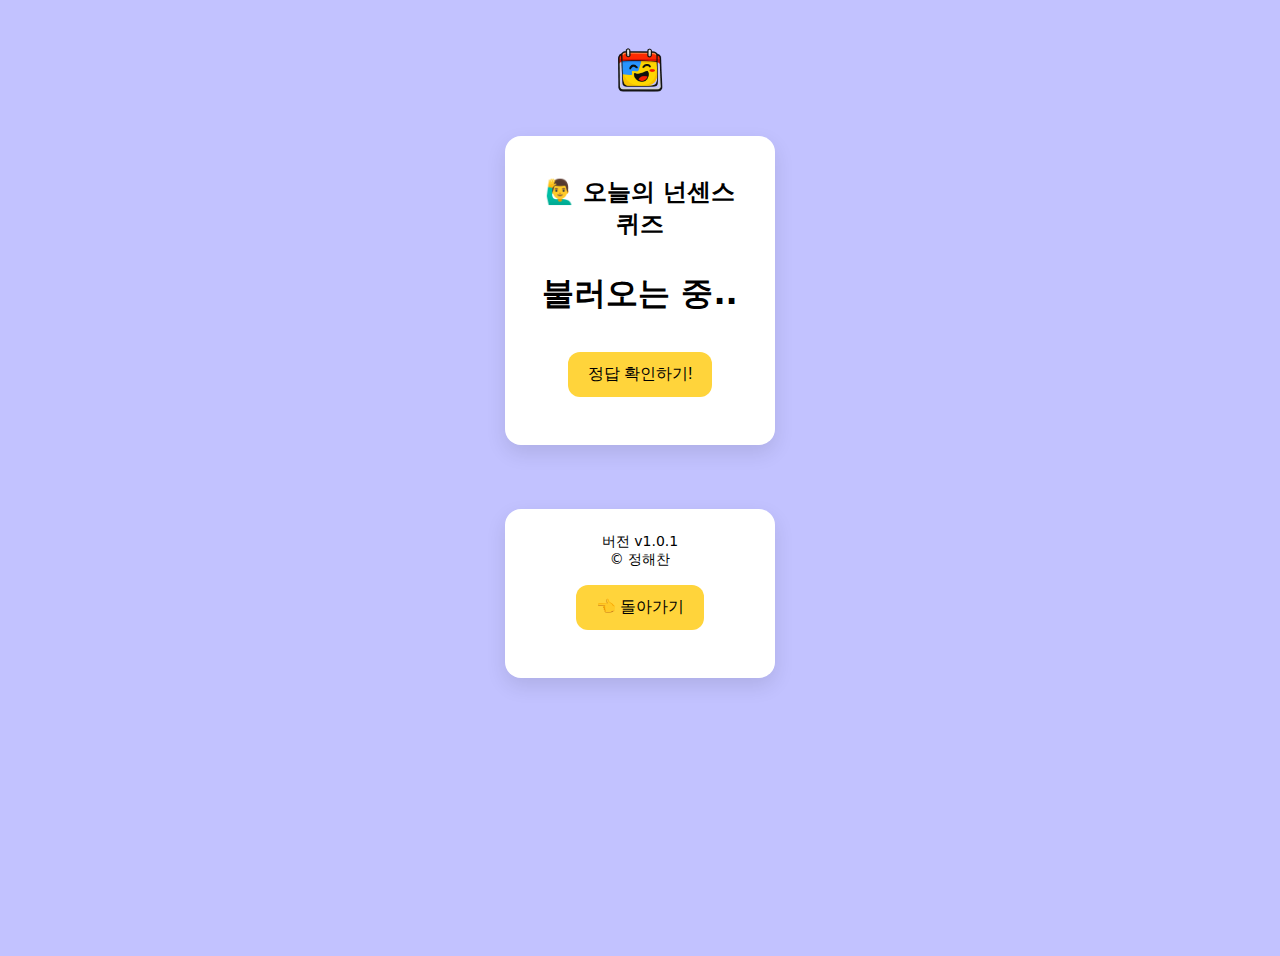
<file: apps/11quiz/index.html>
<!DOCTYPE html>
<html lang="ko">

<head>
  <meta charset="UTF-8">
  <title>일일넌센스 | 오늘의 넌센스 퀴즈는?</title>

  <meta name="description" content="1일 1넌센스 퀴즈!" />

  <link rel="icon" href="/assets/favicon.ico">
  <link rel="shortcut icon" href="/assets/favicon.ico">

  <meta name="viewport" content="width=device-width, initial-scale=1.0">
  <link rel="stylesheet" href="/assets/css/style.css">
  <link rel="stylesheet" href="/assets/css/11quiz-style.css">
  <link rel="stylesheet" href="/assets/fonts/pretendard/pretendard.css">

<link rel="manifest" href="/apps/11quiz/manifest.webmanifest">
<meta name="theme-color" content="#ffffff">

<meta name="apple-mobile-web-app-capable" content="yes">
<meta name="apple-mobile-web-app-status-bar-style" content="default">
<meta name="apple-mobile-web-app-title" content="11quiz">
<link rel="apple-touch-icon" href="/assets/icons/11quiz-192.png">
</head>

<body>
<div class="container">
  <img src="/assets/icons/11quiz-icon.png" alt="일일넌센스 아이콘" class="logo">
  
  <div class="card">
    <h1 class="label">🙋‍♂️ 오늘의 넌센스 퀴즈</h1>
    <h3 class="question" id="question">불러오는 중..</h3>
    <button class="button" id="answerBtn">정답 확인하기!</button>
    <p id="answer" class="answer" style="display: none">
      잠시만 기다려 주세요..
    </p>
  </div>

  <div class="footer">
    버전 v1.0.1<br>© 정해찬<br><br>
    <button id="homeBtn" class="button">👈 돌아가기</button> 
  </div>
</div>
</body>

<script src="/assets/js/11quiz.js"></script>

</html>
</file>
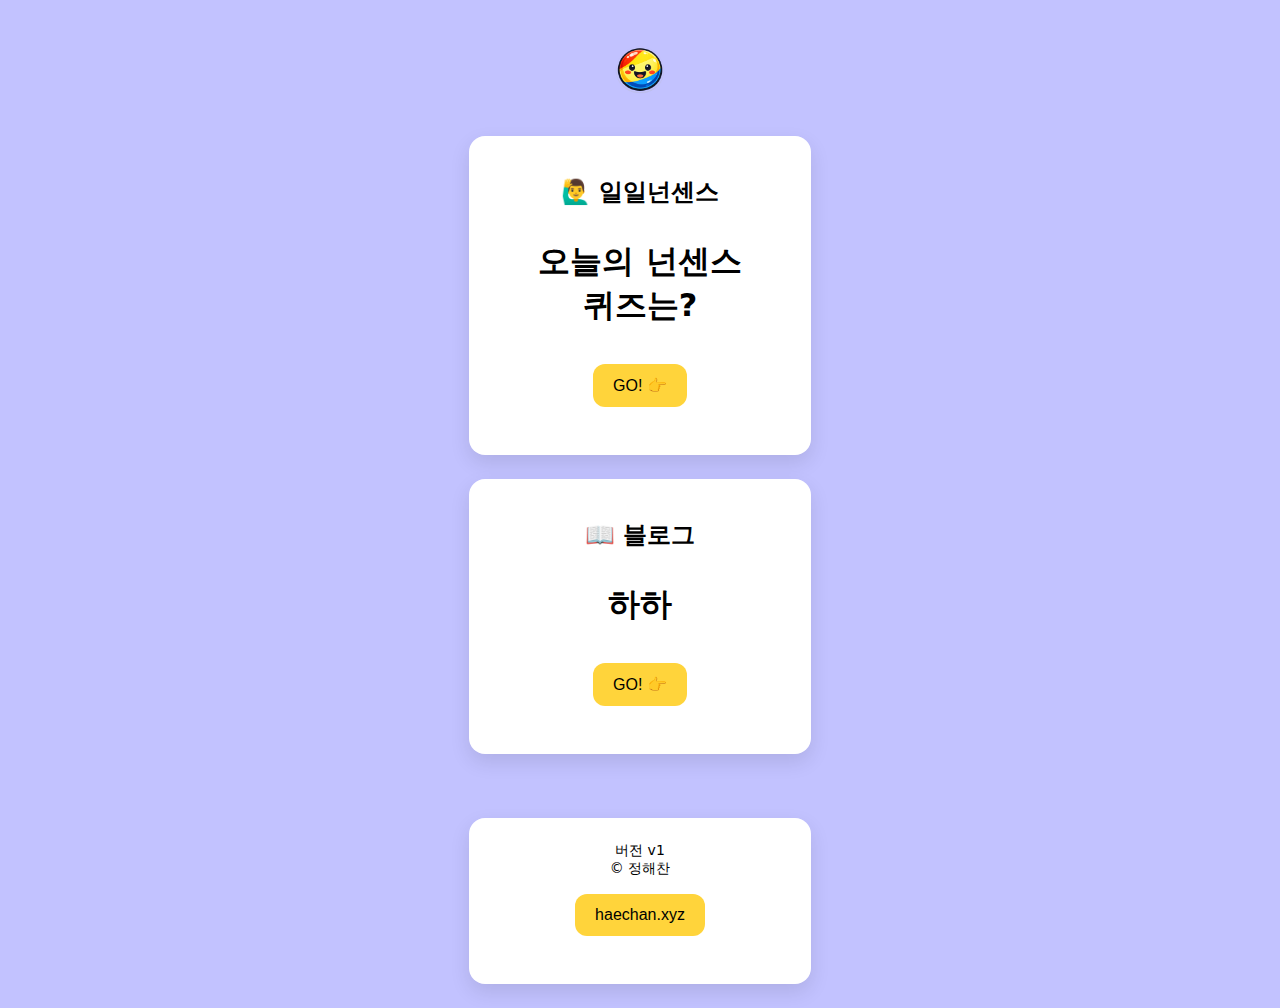
<file: apps/main/index.html>
<!DOCTYPE html>
<html lang="ko">

<head>
  <meta charset="UTF-8">
  <title>haechan.xyz</title>

  <meta name="description" content="여러가지 도구와 서비스들!" />

  <link rel="icon" href="/assets/favicon.ico">
  <link rel="shortcut icon" href="/assets/favicon.ico">
  <meta name="viewport" content="width=device-width, initial-scale=1.0">
  <link rel="stylesheet" href="style.css">
</head>

<body>
<div class="container">
  <img src="/assets/icons/main-icon.png" alt="haechan.xyz 아이콘" class="logo">
    
  
  <div class="card">
    <h1 class="service-name">🙋‍♂️ 일일넌센스</h1>
    <h3 class="service-detail">오늘의 넌센스 퀴즈는?</h3>
    <button id="quizBtn" class="button">GO! 👉</button> 
  </div>

  <div class="card">
    <h1 class="service-name">📖 블로그</h1>
    <h3 class="service-detail">하하</h3>
    <button id="blogBtn" class="button">GO! 👉</button> 
  </div>

  <div class="footer">
    버전 v1<br>© 정해찬<br><br>
    <button id="homeBtn" class="button">haechan.xyz</button> 
  </div>
</div>
</body>

<script src="main.js"></script>

</html>
</file>
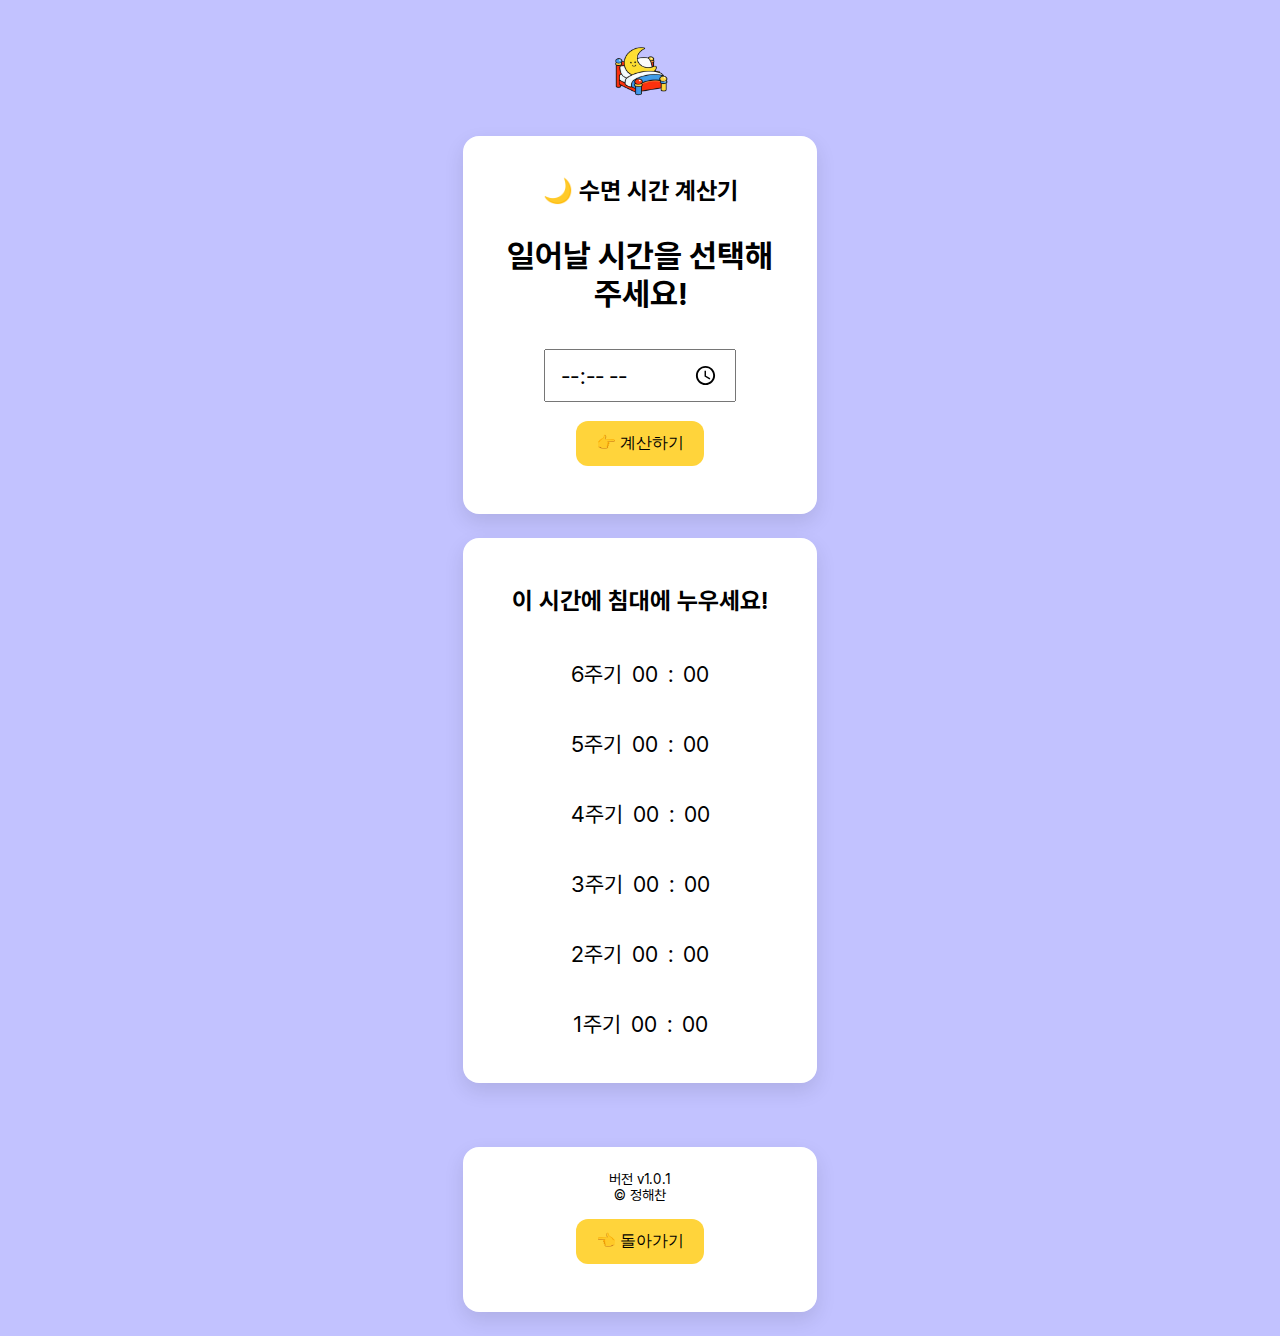
<file: apps/sleeptime-calc/index.html>
<!DOCTYPE html>
<html lang="ko">

<head>
  <meta charset="UTF-8">
  <title>수면 시간 계산기</title>

  <meta name="description" content="잘 시간을 정해드립니다." />

  <link rel="icon" href="/assets/favicon.ico">
  <link rel="shortcut icon" href="/assets/favicon.ico">

  <meta name="viewport" content="width=device-width, initial-scale=1.0">
  <link rel="stylesheet" href="/assets/css/style.css">
  <link rel="stylesheet" href="/assets/css/sleeptime-calc-style.css">
  <link rel="stylesheet" href="/assets/fonts/pretendard/pretendard.css">
</head>

<body>
<div class="container">
  <img src="/assets/icons/sleeptime-calc-icon.png" alt="수면 시간 계산기 아이콘" class="logo">
  
  <div class="card">
    <h1 class="service-name">🌙 수면 시간 계산기</h1>
    <h3 class="service-detail">일어날 시간을 선택해 주세요!</h3>

    <input type="time" id="wakeTime" required>  
    <br><br>
    <button id="calcBtn" class="button">👉 계산하기</button>
  </div>

  <div class="card">
    <h3 class="sleep-title">이 시간에 침대에 누우세요!</h3>

    <div class="timeSet">
    <p class="time-label">6주기 </p>
    <p id="sleepTime6" class="time-label">00</p><p class="time-label">:</p><p id="sleepMinute6" class="time-label">00</p>
    </div>
    
    <div class="timeSet">
    <p class="time-label">5주기 </p>
    <p id="sleepTime5" class="time-label">00</p><p class="time-label">:</p><p id="sleepMinute5" class="time-label">00</p>
    </div>
    
    <div class="timeSet">
    <p class="time-label">4주기 </p>
    <p id="sleepTime4" class="time-label">00</p><p class="time-label">:</p><p id="sleepMinute4" class="time-label">00</p>
    </div>
    
    <div class="timeSet">
    <p class="time-label">3주기 </p>
    <p id="sleepTime3" class="time-label">00</p><p class="time-label">:</p><p id="sleepMinute3" class="time-label">00</p>
    </div>
    
    <div class="timeSet">
    <p class="time-label">2주기 </p>
    <p id="sleepTime2" class="time-label">00</p><p class="time-label">:</p><p id="sleepMinute2" class="time-label">00</p>
    </div>
    
    <div class="timeSet">
    <p class="time-label">1주기 </p>
    <p id="sleepTime1" class="time-label">00</p><p class="time-label">:</p><p id="sleepMinute1" class="time-label">00</p>
    </div>
    
  </div>

  <div class="footer">
    버전 v1.0.1<br>© 정해찬<br><br>
    <button id="homeBtn" class="button">👈 돌아가기</button> 
  </div>
</div>
</body>

<script src="/assets/js/sleeptime-calc.js"></script>

</html>
</file>
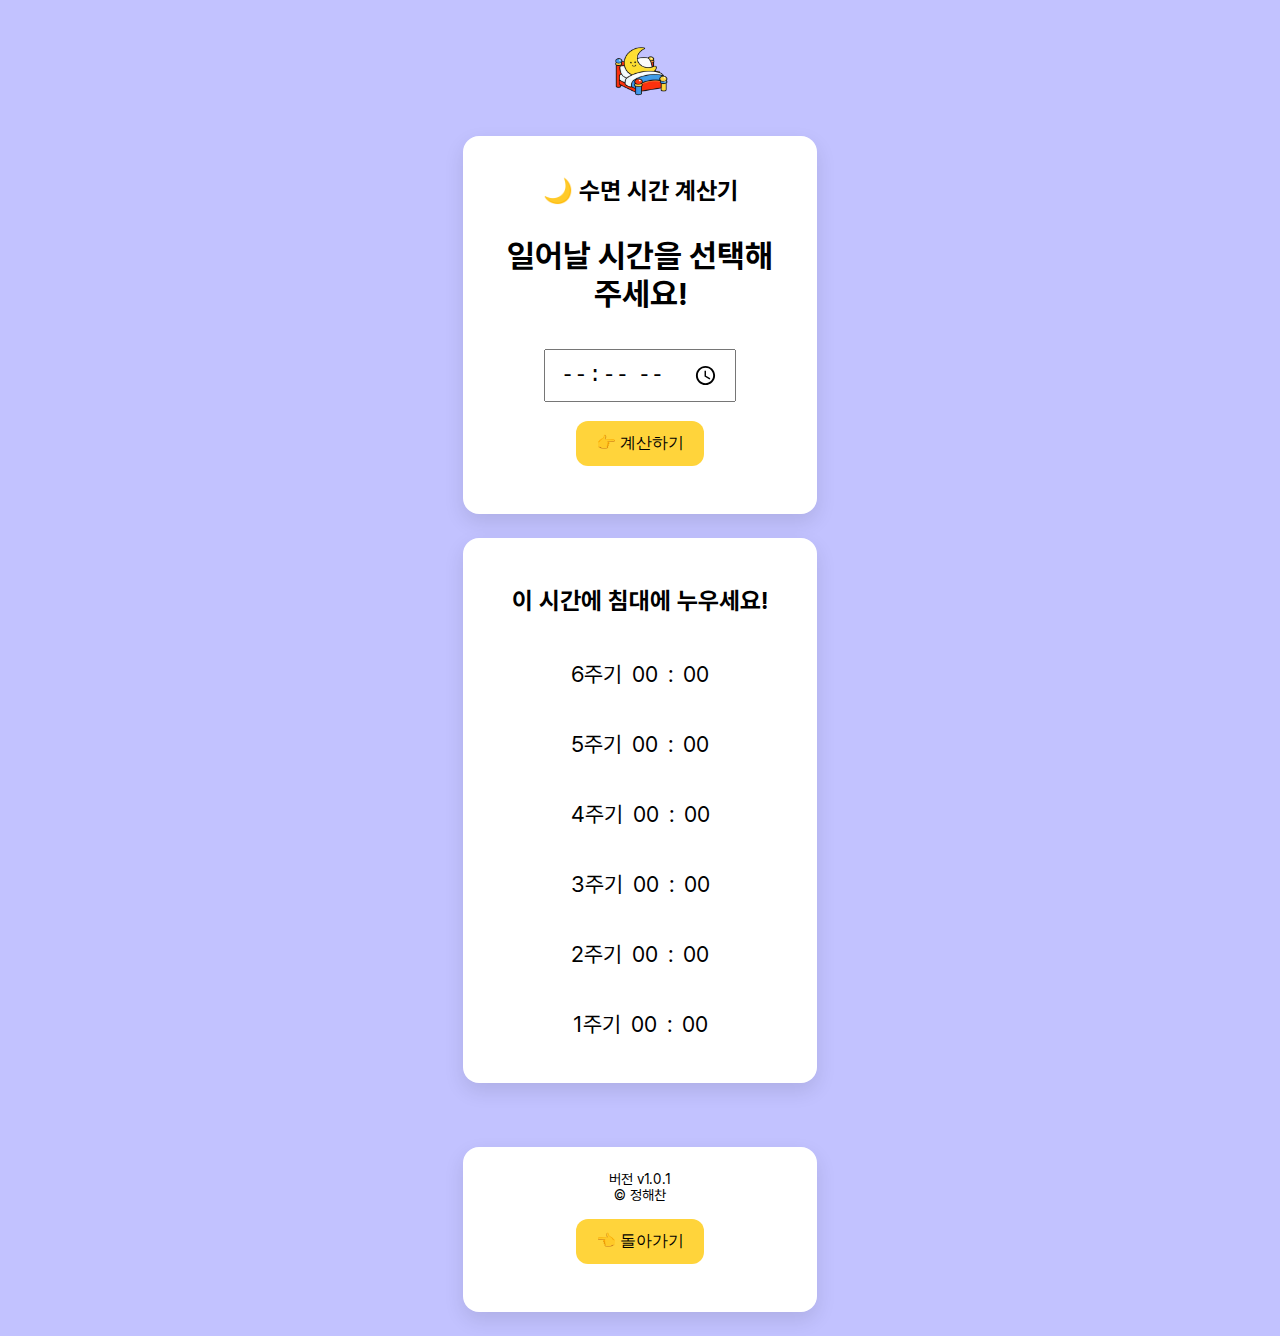
<file: apps/sleeptime-clac/index.html>
<!DOCTYPE html>
<html lang="ko">

<head>
  <meta charset="UTF-8">
  <title>수면 시간 계산기</title>

  <meta name="description" content="잘 시간을 정해드립니다." />

  <link rel="icon" href="/assets/favicon.ico">
  <link rel="shortcut icon" href="/assets/favicon.ico">

  <meta name="viewport" content="width=device-width, initial-scale=1.0">
  <link rel="stylesheet" href="/assets/css/style.css">
  <link rel="stylesheet" href="/assets/css/sleeptime-clac-style.css">
  <link rel="stylesheet" href="/assets/fonts/pretendard/pretendard.css">
</head>

<body>
<div class="container">
  <img src="/assets/icons/sleeptime-clac-icon.png" alt="수면 시간 계산기 아이콘" class="logo">
  
  <div class="card">
    <h1 class="service-name">🌙 수면 시간 계산기</h1>
    <h3 class="service-detail">일어날 시간을 선택해 주세요!</h3>

    <input type="time" id="wakeTime" required>  
    <br><br>
    <button id="calcBtn" class="button">👉 계산하기</button>
  </div>

  <div class="card">
    <h3 class="sleep-title">이 시간에 침대에 누우세요!</h3>

    <div class="timeSet">
    <p class="time-label">6주기 </p>
    <p id="sleepTime6" class="time-label">00</p><p class="time-label">:</p><p id="sleepMinute6" class="time-label">00</p>
    </div>
    
    <div class="timeSet">
    <p class="time-label">5주기 </p>
    <p id="sleepTime5" class="time-label">00</p><p class="time-label">:</p><p id="sleepMinute5" class="time-label">00</p>
    </div>
    
    <div class="timeSet">
    <p class="time-label">4주기 </p>
    <p id="sleepTime4" class="time-label">00</p><p class="time-label">:</p><p id="sleepMinute4" class="time-label">00</p>
    </div>
    
    <div class="timeSet">
    <p class="time-label">3주기 </p>
    <p id="sleepTime3" class="time-label">00</p><p class="time-label">:</p><p id="sleepMinute3" class="time-label">00</p>
    </div>
    
    <div class="timeSet">
    <p class="time-label">2주기 </p>
    <p id="sleepTime2" class="time-label">00</p><p class="time-label">:</p><p id="sleepMinute2" class="time-label">00</p>
    </div>
    
    <div class="timeSet">
    <p class="time-label">1주기 </p>
    <p id="sleepTime1" class="time-label">00</p><p class="time-label">:</p><p id="sleepMinute1" class="time-label">00</p>
    </div>
    
  </div>

  <div class="footer">
    버전 v1.0.1<br>© 정해찬<br><br>
    <button id="homeBtn" class="button">👈 돌아가기</button> 
  </div>
</div>
</body>

<script src="/assets/js/sleeptime-clac.js"></script>

</html>
</file>
<file: assets/css/style.css>
body {
    margin: 0;
    font-family: 'Pretendard', system-ui, sans-serif;
    background: #c2c2ff;
    display: flex;
    align-items: flex-start;
    justify-content: center;
    min-height: 100vh;
  }

.container {
  min-height: 100vh;
  display: flex;
  flex-direction: column;
  align-items: center;
  gap: 24px;
  padding-top: 32px;
  margin-bottom: 24px;
}


.logo {
  height: 80px;
}

.card {
  width: 75%;
  max-width: 360px;
  margin: 0 auto; 
  background: white;
  border-radius: 16px;
  padding: 24px;
  text-align: center;
  align-items: center;
  justify-content: center;
  box-shadow: 0 8px 20px rgba(0,0,0,0.1);
}

.button {
    padding: 12px 20px;
    font-size: 16px;
    border-radius: 12px;
    border: none;
    background: #ffd43b;
    cursor: pointer;
    margin-bottom: 24px;
  }


.footer{
  width: 75%;
  max-width: 360px;
  margin: 0 auto; 
  background: white;
  border-radius: 16px;
  padding: 24px;
  text-align: center;
  box-shadow: 0 8px 20px rgba(0,0,0,0.1);
  margin-top: 40px; 
  font-size: 14px;
}

  .service-name{
    font-size: 24px;
    color: #000000;
    margin-bottom: 24px;
    word-break: keep-all;
  }

  .service-detail {
    font-size: 32px;
    margin-bottom: 36px;
    word-break: keep-all;
    padding: 0 8px;
  }
</file>
<file: assets/css/11quiz-style.css>
body {
    margin: 0;
    font-family: system-ui, sans-serif;
    background: #c2c2ff;
    display: flex;
    align-items: flex-start;
    justify-content: center;
    min-height: 100vh;
  }

.container {
  min-height: 100vh;
  display: flex;
  flex-direction: column;
  align-items: center;
  gap: 24px;
  padding-top: 32px;
}


  .logo {
    height: 80px;
  }

  .card {
  width: 75%;
  max-width: 360px;
  margin: 0 auto; 
  background: white;
  border-radius: 16px;
  padding: 24px;
  text-align: center;
  box-shadow: 0 8px 20px rgba(0,0,0,0.1);
}

  .label{
    font-size: 24px;
    color: #000000;
    margin-bottom: 24px;
    word-break: keep-all;
  }

  .question{
    font-size: 32px;
    margin-bottom: 36px;
    word-break: keep-all;
    padding: 0 8px;
  }

  button {
    padding: 12px 20px;
    font-size: 16px;
    border-radius: 12px;
    border: none;
    background: #ffd43b;
    cursor: pointer;
    margin-bottom: 24px;
  }

  #answer {
    margin-top: 24px;
    margin-bottom: 24px;
    font-size: 24px;
    word-break: keep-all;
  }

.answer {
    margin-top: 24px;
    margin-bottom: 24px;
    font-size: 24px;
    word-break: keep-all;
  }

.footer{
  width: 75%;
  max-width: 360px;
  margin: 0 auto; 
  background: white;
  border-radius: 16px;
  padding: 24px;
  text-align: center;
  box-shadow: 0 8px 20px rgba(0,0,0,0.1);
  margin-top: 40px; 
  font-size: 14px;
}
</file>
<file: assets/fonts/pretendard/pretendard.css>
/*
Copyright (c) 2021 Kil Hyung-jin, with Reserved Font Name Pretendard.
https://github.com/orioncactus/pretendard

This Font Software is licensed under the SIL Open Font License, Version 1.1.
This license is copied below, and is also available with a FAQ at:
http://scripts.sil.org/OFL
*/

@font-face {
	font-family: 'Pretendard';
	font-weight: 900;
	font-display: swap;
	src: local('Pretendard Black'), url(./woff2/Pretendard-Black.woff2) format('woff2'), url(./woff/Pretendard-Black.woff) format('woff');
}

@font-face {
	font-family: 'Pretendard';
	font-weight: 800;
	font-display: swap;
	src: local('Pretendard ExtraBold'), url(./woff2/Pretendard-ExtraBold.woff2) format('woff2'), url(./woff/Pretendard-ExtraBold.woff) format('woff');
}

@font-face {
	font-family: 'Pretendard';
	font-weight: 700;
	font-display: swap;
	src: local('Pretendard Bold'), url(./woff2/Pretendard-Bold.woff2) format('woff2'), url(./woff/Pretendard-Bold.woff) format('woff');
}

@font-face {
	font-family: 'Pretendard';
	font-weight: 600;
	font-display: swap;
	src: local('Pretendard SemiBold'), url(./woff2/Pretendard-SemiBold.woff2) format('woff2'), url(./woff/Pretendard-SemiBold.woff) format('woff');
}

@font-face {
	font-family: 'Pretendard';
	font-weight: 500;
	font-display: swap;
	src: local('Pretendard Medium'), url(./woff2/Pretendard-Medium.woff2) format('woff2'), url(./woff/Pretendard-Medium.woff) format('woff');
}

@font-face {
	font-family: 'Pretendard';
	font-weight: 400;
	font-display: swap;
	src: local('Pretendard Regular'), url(./woff2/Pretendard-Regular.woff2) format('woff2'), url(./woff/Pretendard-Regular.woff) format('woff');
}

@font-face {
	font-family: 'Pretendard';
	font-weight: 300;
	font-display: swap;
	src: local('Pretendard Light'), url(./woff2/Pretendard-Light.woff2) format('woff2'), url(./woff/Pretendard-Light.woff) format('woff');
}

@font-face {
	font-family: 'Pretendard';
	font-weight: 200;
	font-display: swap;
	src: local('Pretendard ExtraLight'), url(./woff2/Pretendard-ExtraLight.woff2) format('woff2'), url(./woff/Pretendard-ExtraLight.woff) format('woff');
}

@font-face {
	font-family: 'Pretendard';
	font-weight: 100;
	font-display: swap;
	src: local('Pretendard Thin'), url(./woff2/Pretendard-Thin.woff2) format('woff2'), url(./woff/Pretendard-Thin.woff) format('woff');
}
</file>
<file: apps/main/style.css>
body {
    margin: 0;
    font-family: system-ui, sans-serif;
    background: #c2c2ff;
    display: flex;
    align-items: flex-start;
    justify-content: center;
    min-height: 100vh;
  }

.container {
  min-height: 100vh;
  display: flex;
  flex-direction: column;
  align-items: center;
  gap: 24px;
  padding-top: 32px;
  margin-bottom: 24px;
}


  .logo {
    height: 80px;
  }

  .card {
  width: 75%;
  max-width: 360px;
  margin: 0 auto; 
  background: white;
  border-radius: 16px;
  padding: 24px;
  text-align: center;
  box-shadow: 0 8px 20px rgba(0,0,0,0.1);
}

  .service-name{
    font-size: 24px;
    color: #000000;
    margin-bottom: 24px;
    word-break: keep-all;
  }

  .service-detail {
    font-size: 32px;
    margin-bottom: 36px;
    word-break: keep-all;
    padding: 0 8px;
  }

  .button {
    padding: 12px 20px;
    font-size: 16px;
    border-radius: 12px;
    border: none;
    background: #ffd43b;
    cursor: pointer;
    margin-bottom: 24px;
  }


.footer{
  width: 75%;
  max-width: 360px;
  margin: 0 auto; 
  background: white;
  border-radius: 16px;
  padding: 24px;
  text-align: center;
  box-shadow: 0 8px 20px rgba(0,0,0,0.1);
  margin-top: 40px; 
  font-size: 14px;
}
</file>
<file: assets/css/sleeptime-calc-style.css>
.timeSet{
    display: flex;
    flex-direction: row;    
    align-items: center;
    justify-content: center;
    gap: 10px;
}

#wakeTime {
    width: 160px;
    font-size: 22px;
    padding: 10px 14px;
    font-family: 'Pretendard', system-ui, sans-serif;

}

.time-label{
    font-size: 22px;
}

.sleep-title{
    font-size: 24px;
    margin-bottom: 24px;
}
</file>
<file: assets/css/sleeptime-clac-style.css>
.timeSet{
    display: flex;
    flex-direction: row;    
    align-items: center;
    justify-content: center;
    gap: 10px;
}

#wakeTime {
    width: 160px;
    font-size: 22px;
    padding: 10px 14px;
}

.time-label{
    font-size: 22px;
}

.sleep-title{
    font-size: 24px;
    margin-bottom: 24px;
}
</file>
